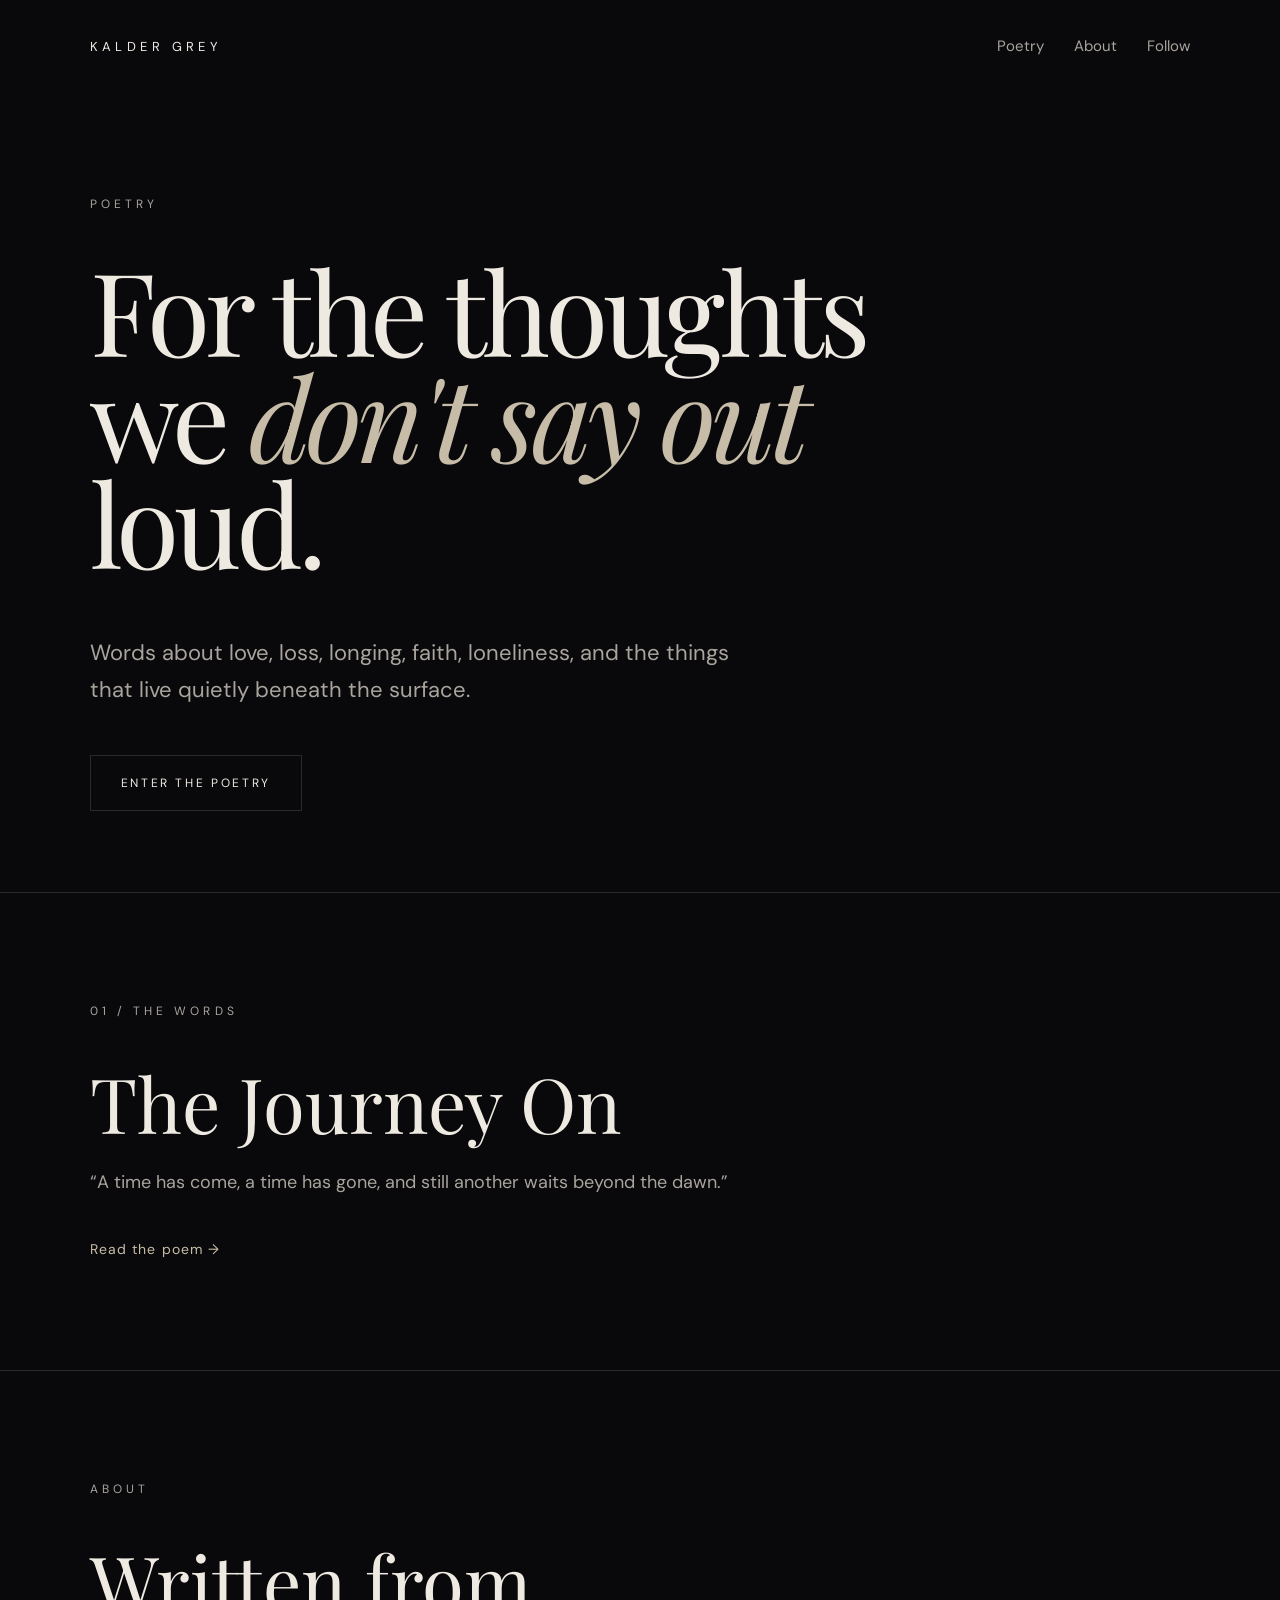
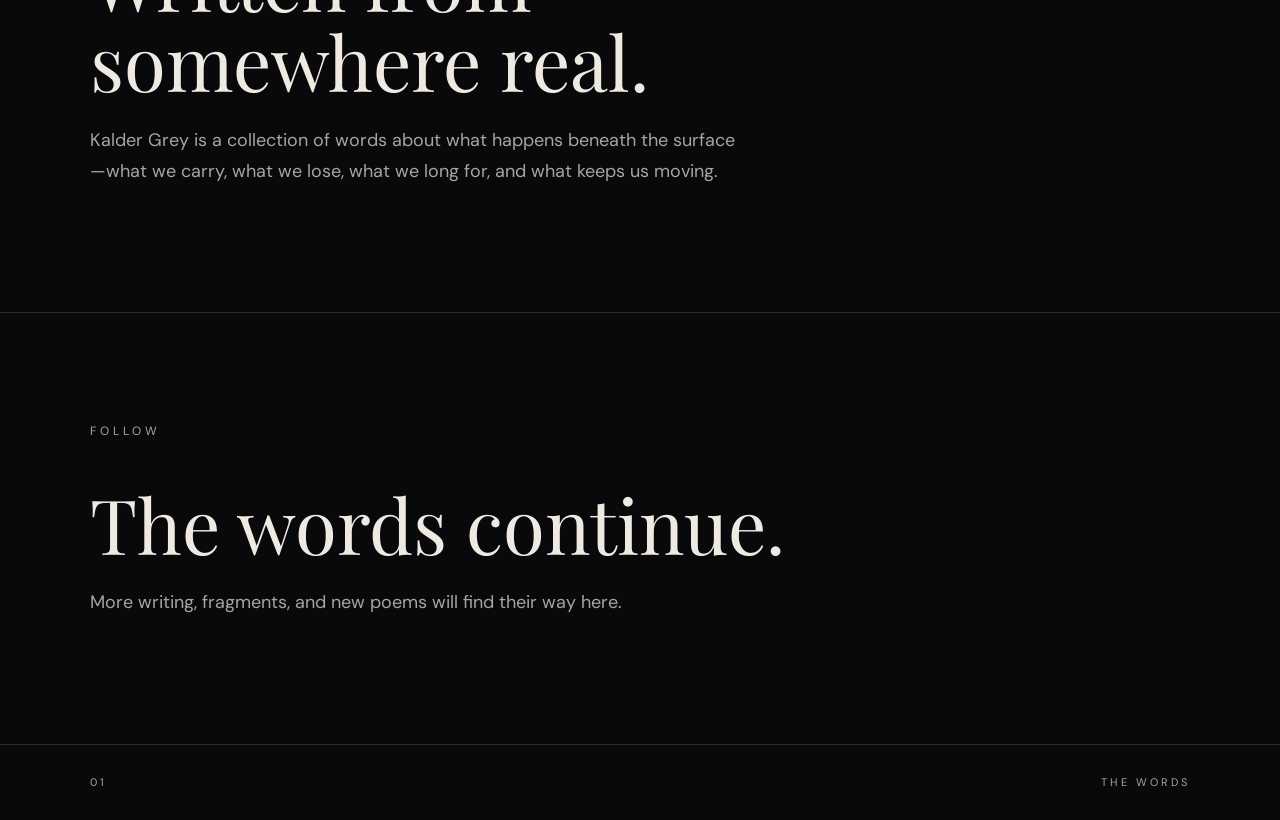
<file: index.html>
<!DOCTYPE html>
<html lang="en">
<head>
  <meta charset="UTF-8">
  <meta name="viewport" content="width=device-width, initial-scale=1.0">
  <meta name="description" content="Kalder Grey — poetry for the thoughts we don't say out loud.">
  <title>Kalder Grey — Poetry</title>
  <link rel="stylesheet" href="styles.css">
</head>
<body>
  <header class="site-header">
    <a class="brand" href="index.html">KALDER GREY</a>
    <nav>
      <a href="poetry.html">Poetry</a>
      <a href="#about">About</a>
      <a href="#follow">Follow</a>
    </nav>
  </header>

  <main class="home">
    <section class="hero">
      <p class="eyebrow">POETRY</p>
      <h1>For the thoughts<br>we <em>don't say out</em><br>loud.</h1>
      <p class="intro">Words about love, loss, longing, faith, loneliness, and the things that live quietly beneath the surface.</p>
      <a class="button" href="poetry.html">ENTER THE POETRY</a>
    </section>

    <section class="home-feature">
      <p class="eyebrow">01 / THE WORDS</p>
      <h2>The Journey On</h2>
      <p>“A time has come, a time has gone, and still another waits beyond the dawn.”</p>
      <a class="text-link" href="poetry.html#the-journey-on">Read the poem →</a>
    </section>

    <section class="simple-section" id="about">
      <p class="eyebrow">ABOUT</p>
      <h2>Written from somewhere real.</h2>
      <p>Kalder Grey is a collection of words about what happens beneath the surface—what we carry, what we lose, what we long for, and what keeps us moving.</p>
    </section>

    <section class="simple-section" id="follow">
      <p class="eyebrow">FOLLOW</p>
      <h2>The words continue.</h2>
      <p>More writing, fragments, and new poems will find their way here.</p>
    </section>
  </main>

  <footer><span>01</span><span>THE WORDS</span></footer>
</body>
</html>
</file>
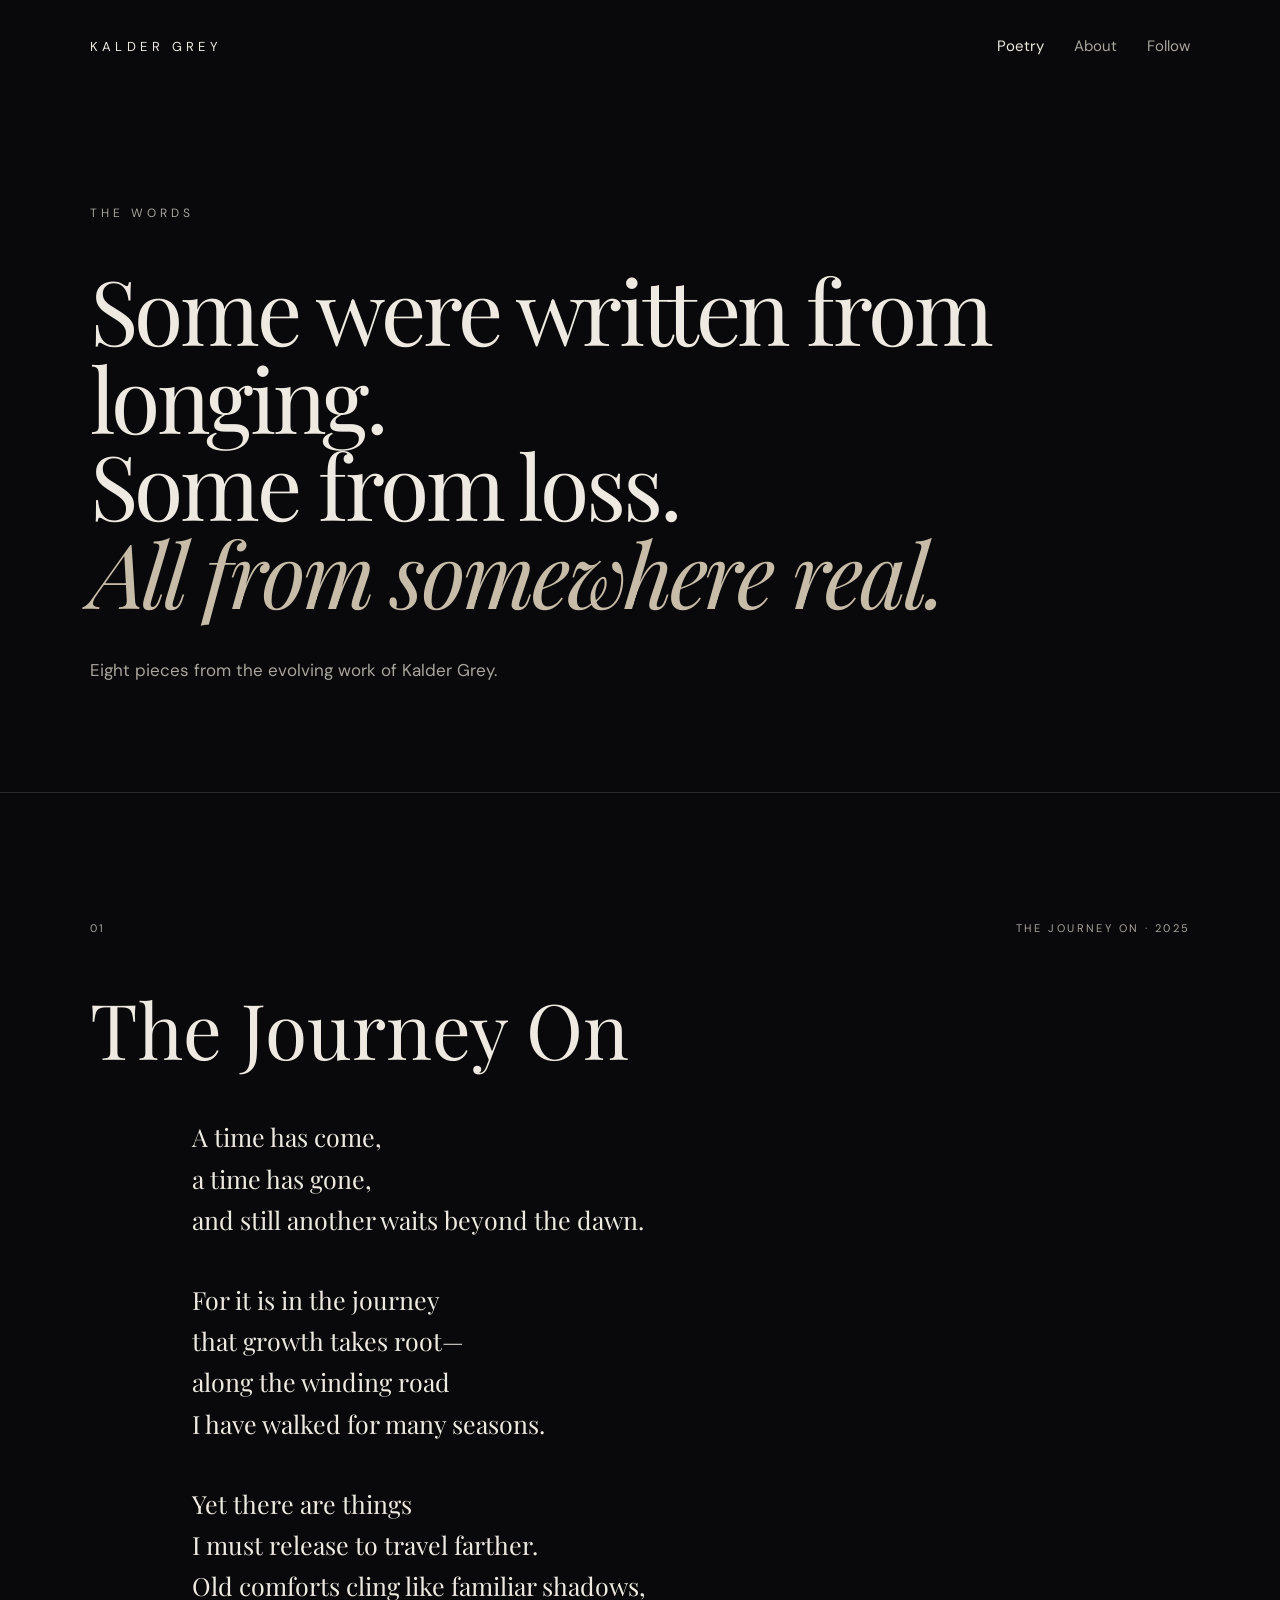
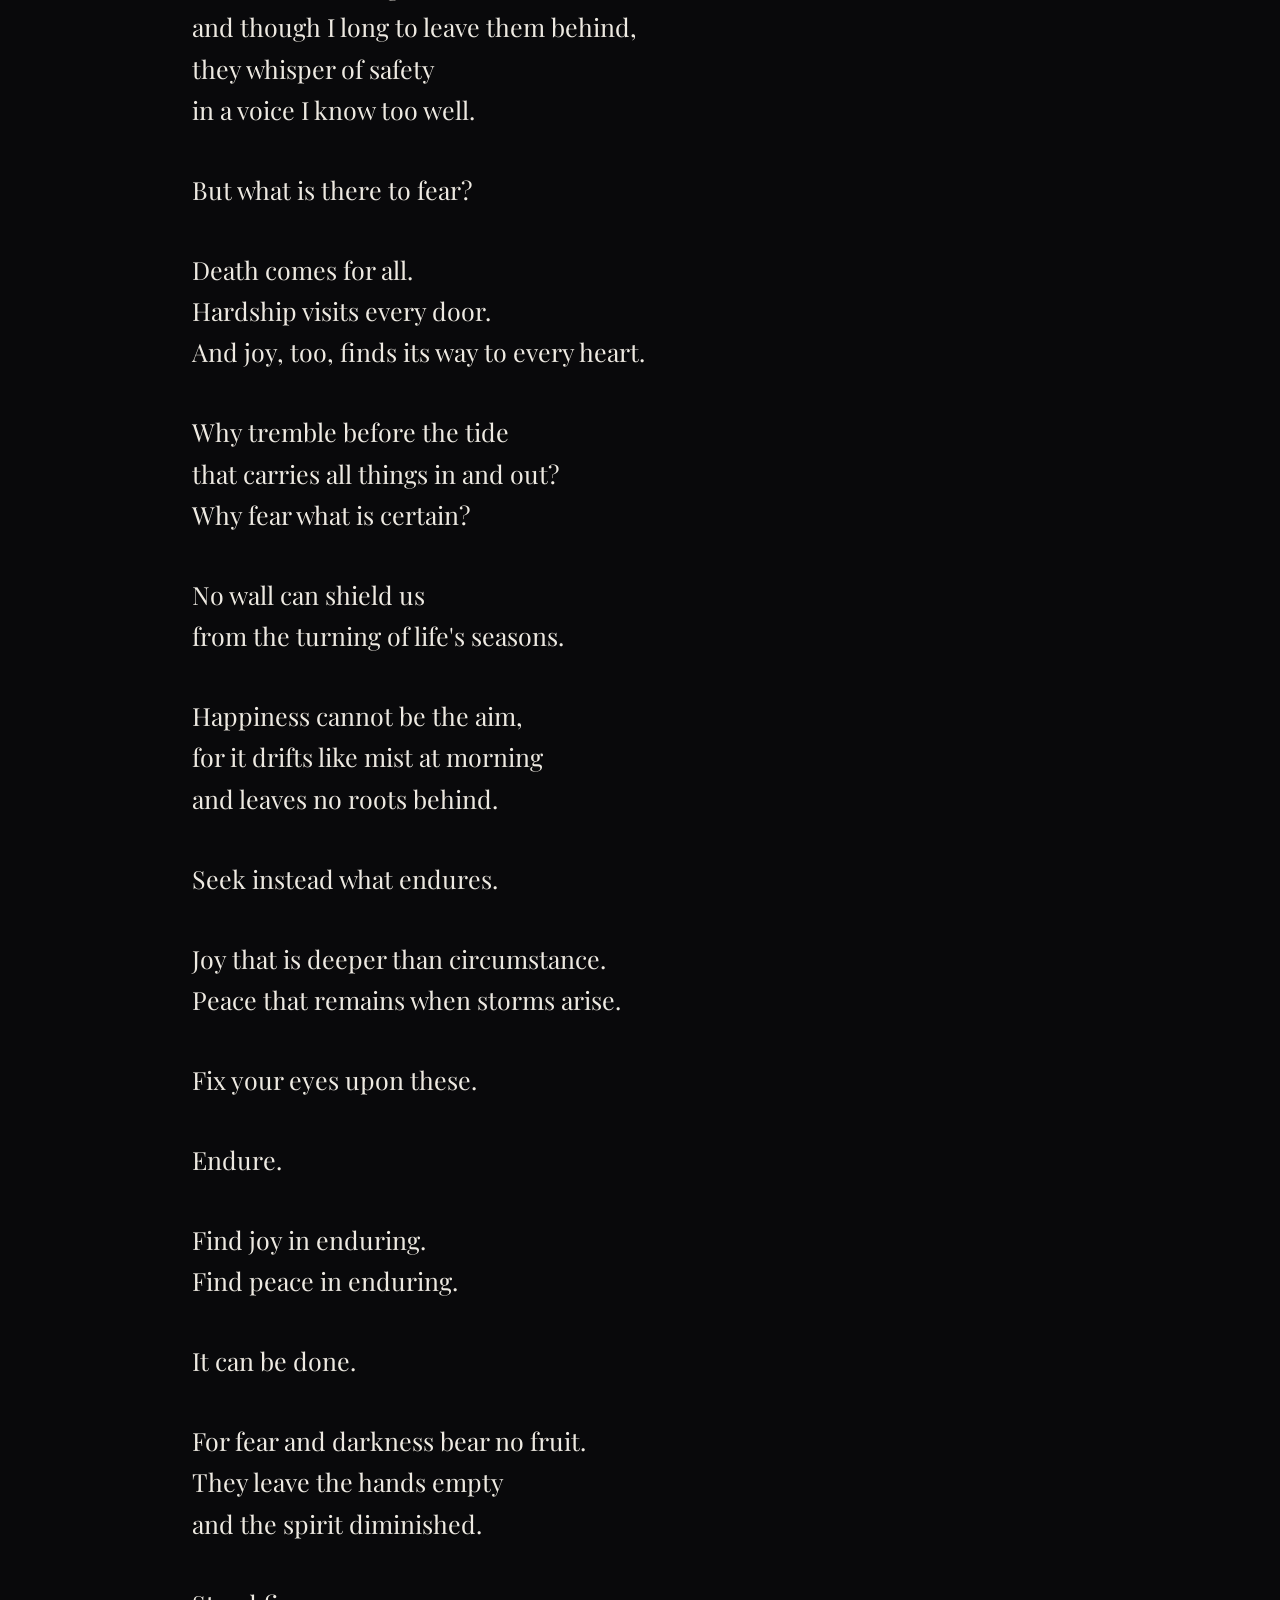
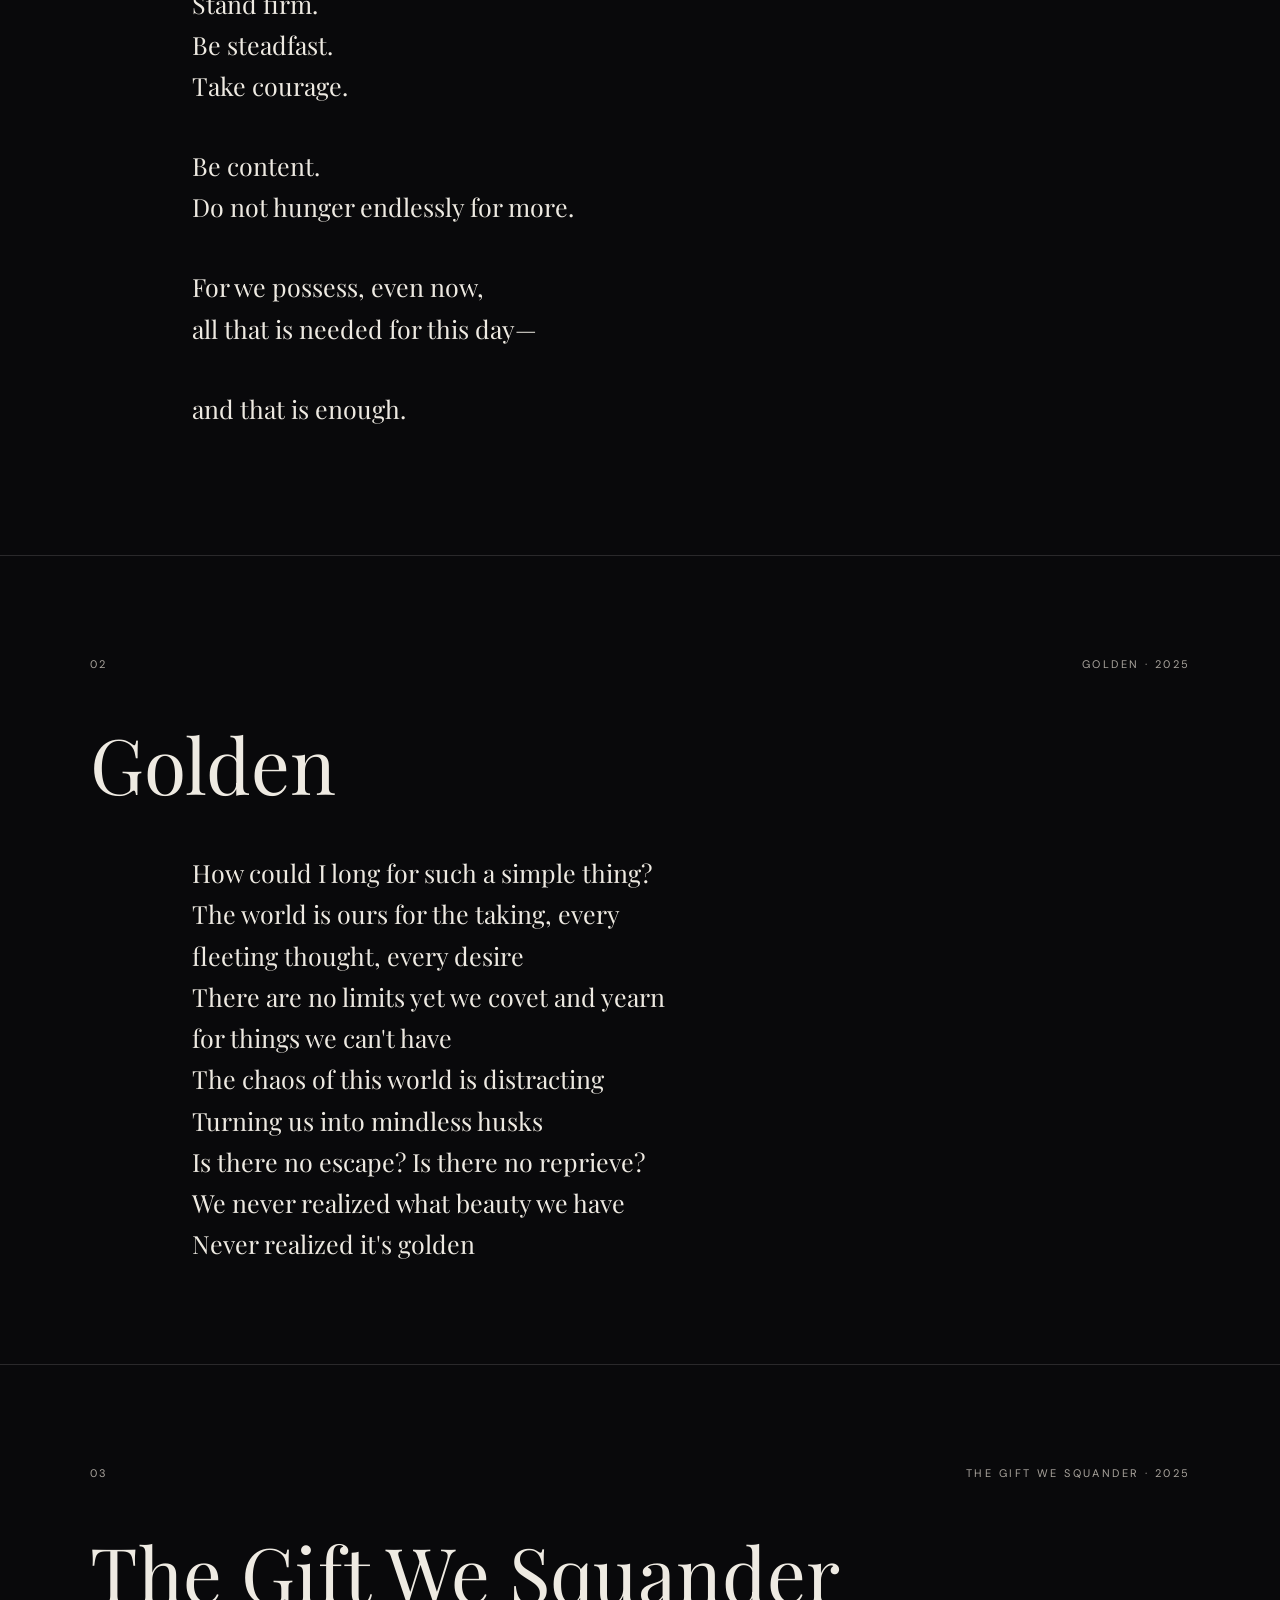
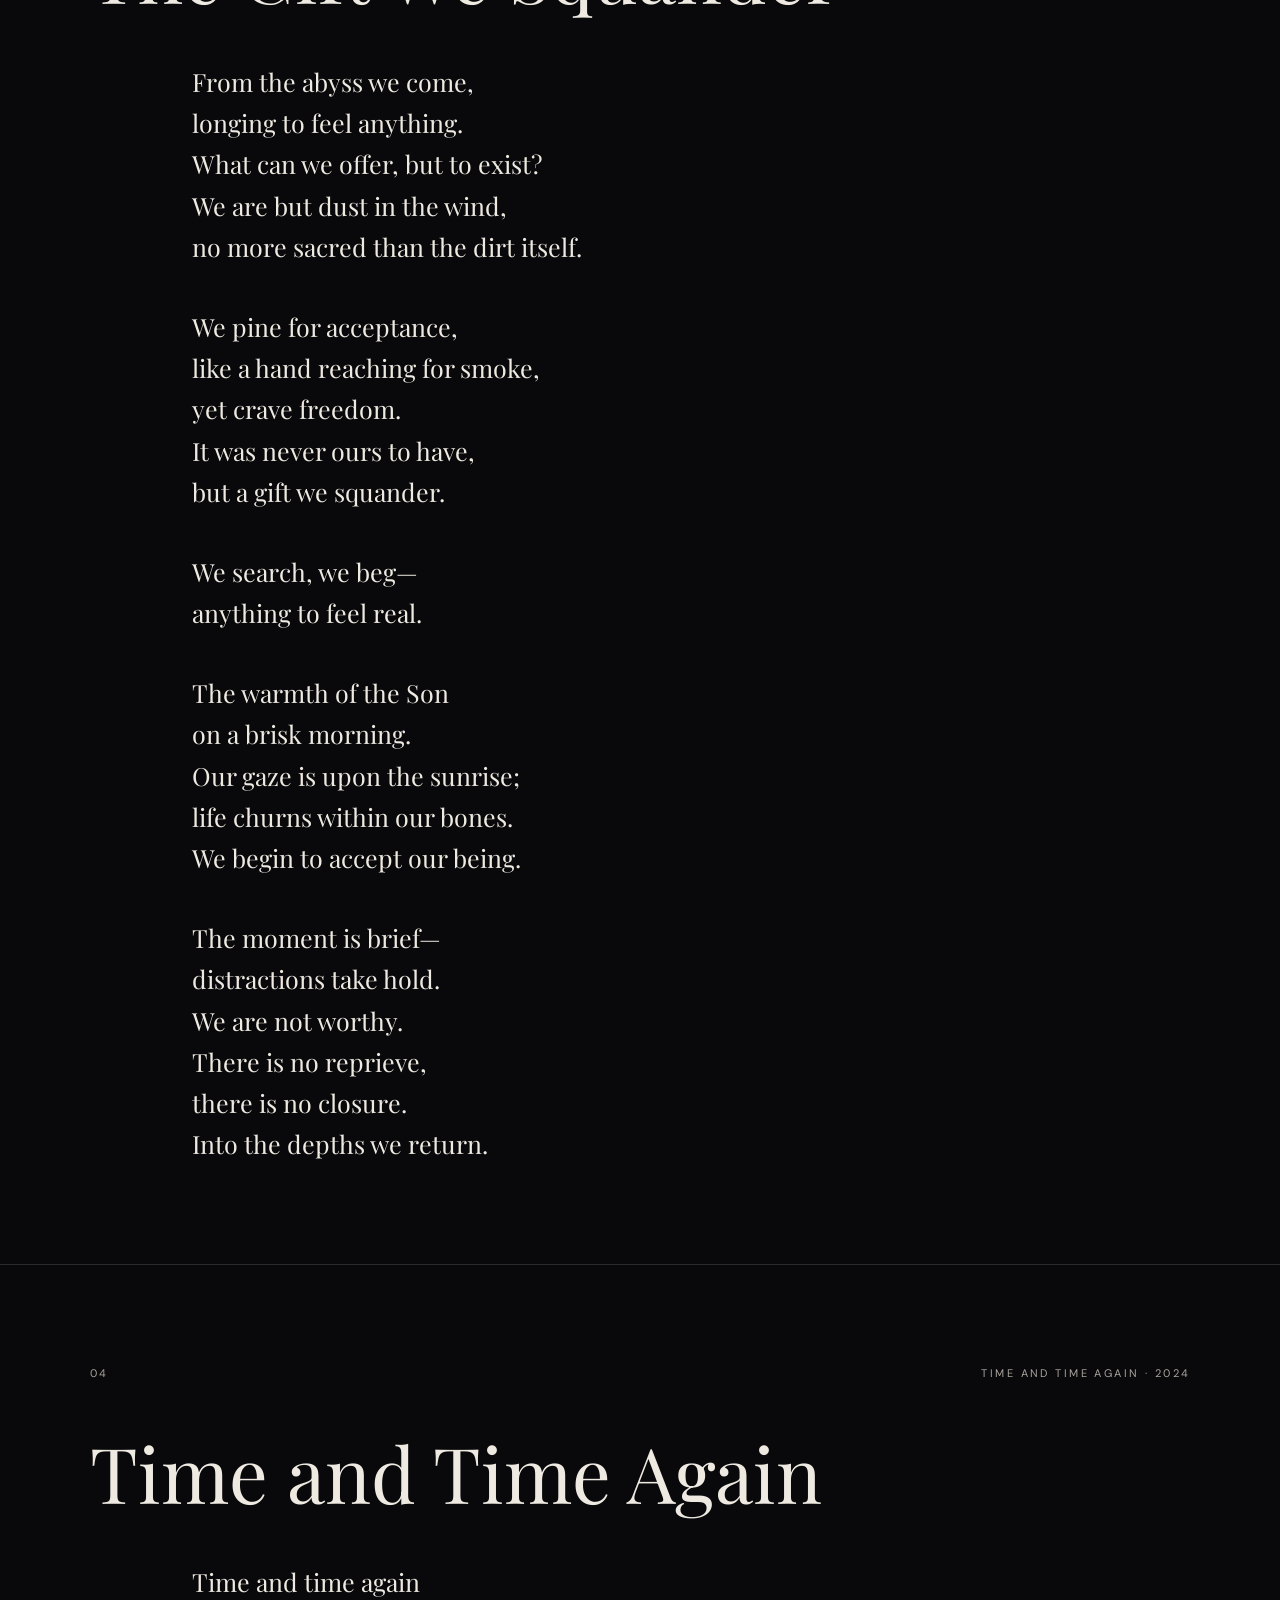
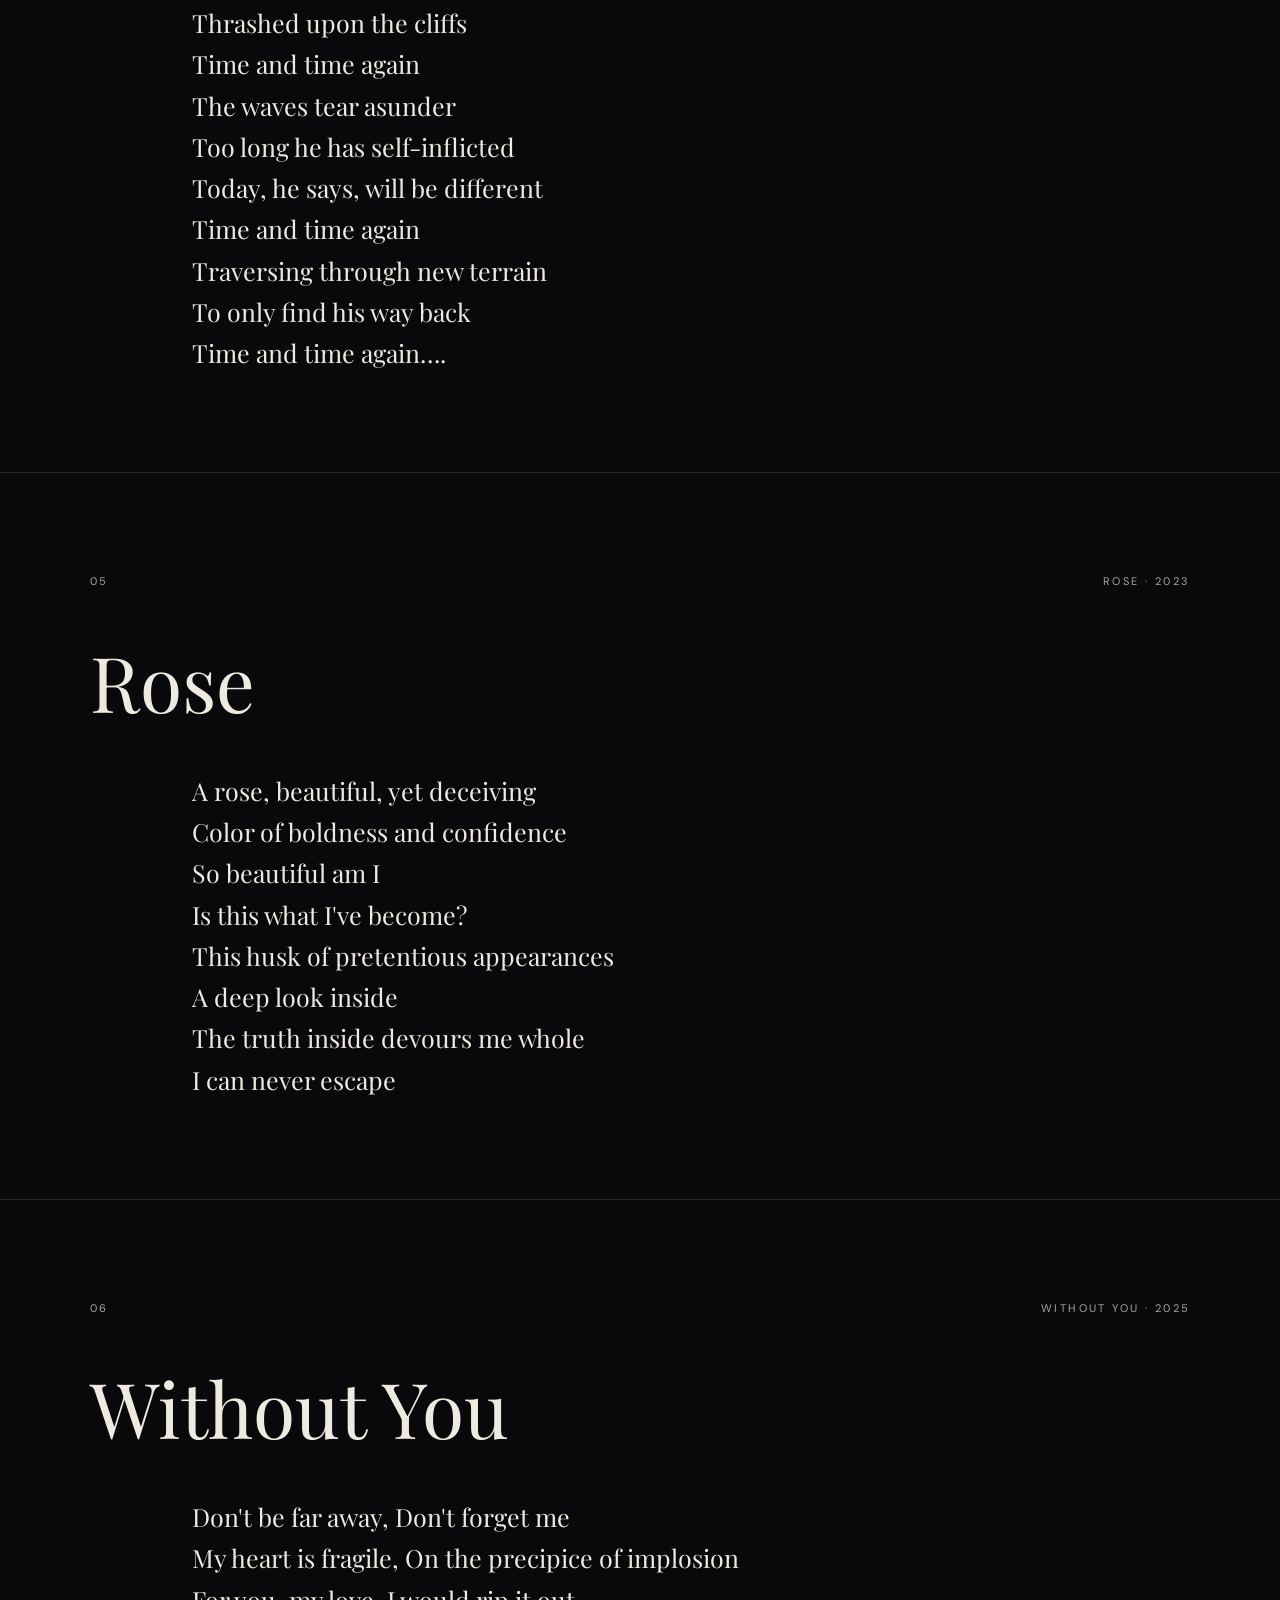
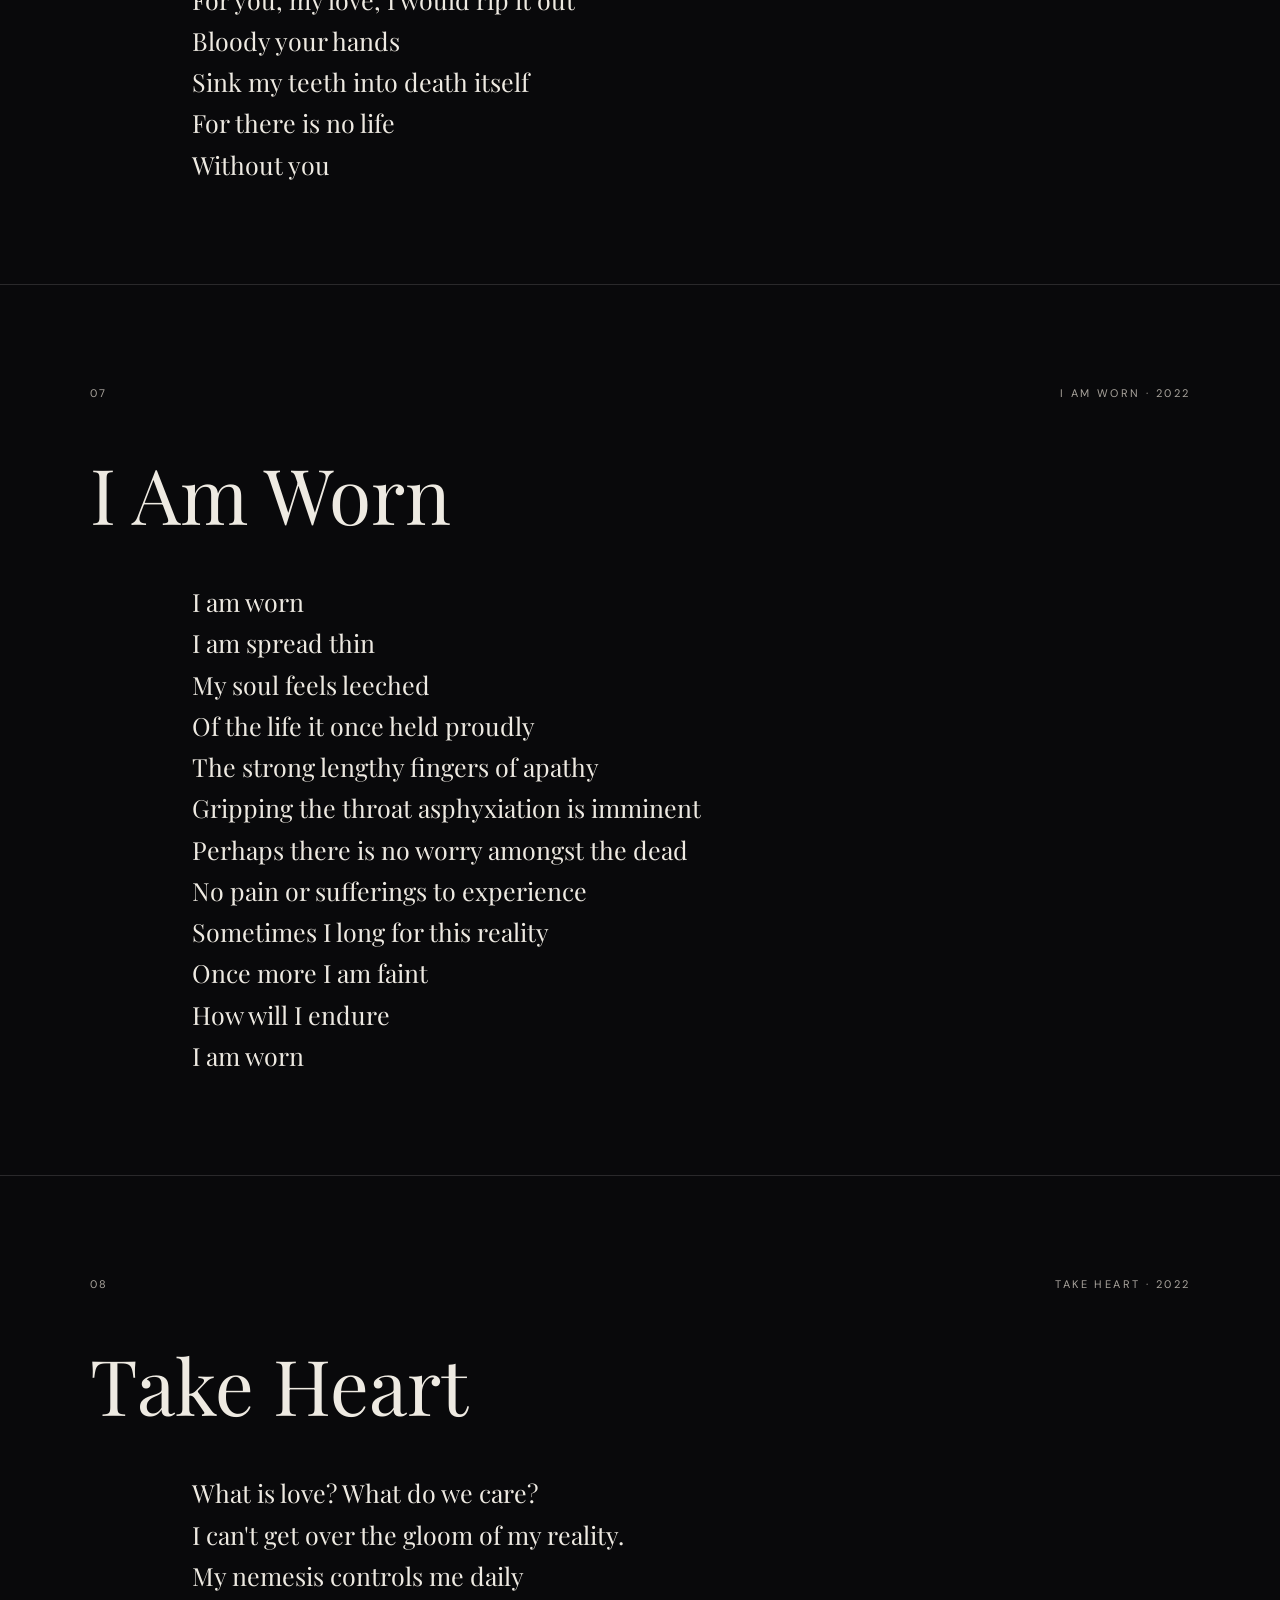
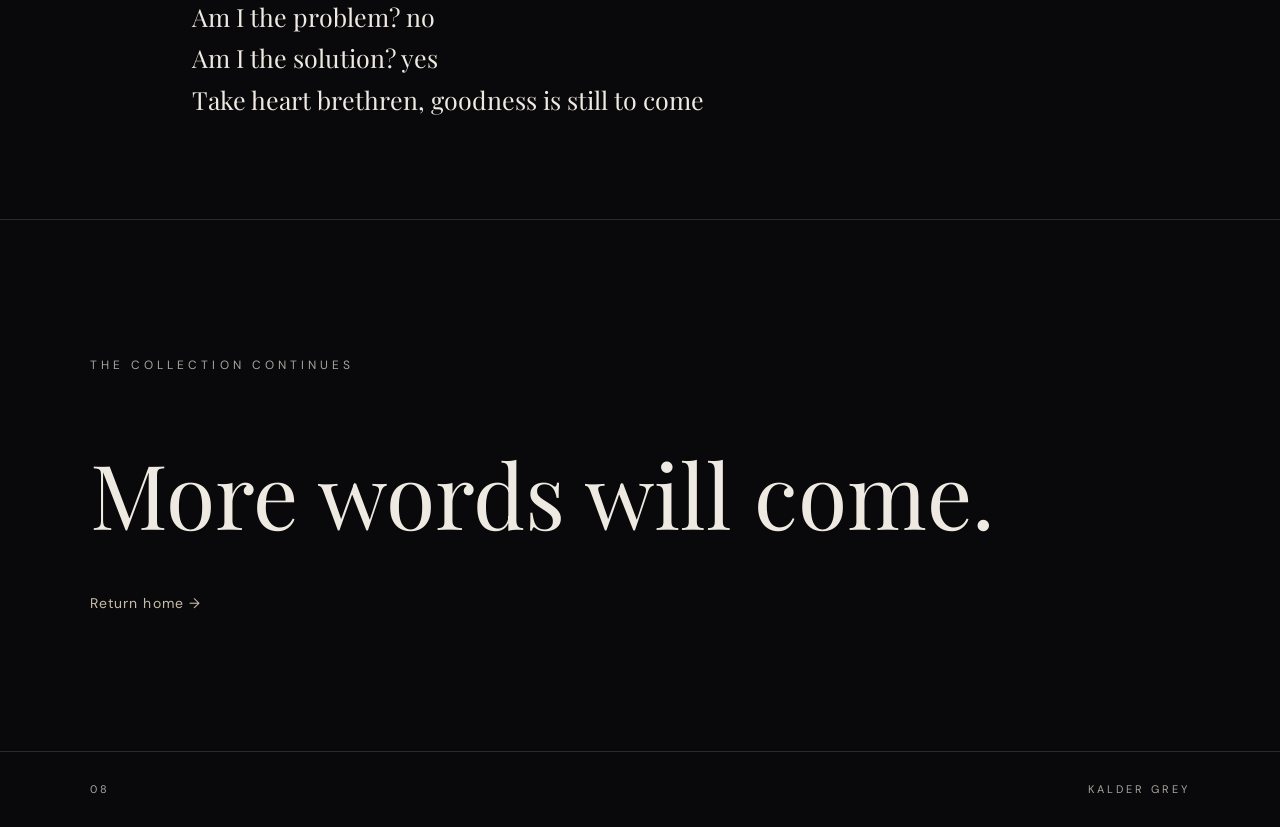
<file: poetry.html>
<!DOCTYPE html>
<html lang="en">
<head>
  <meta charset="UTF-8">
  <meta name="viewport" content="width=device-width, initial-scale=1.0">
  <meta name="description" content="The poetry of Kalder Grey.">
  <title>The Words — Kalder Grey</title>
  <link rel="stylesheet" href="styles.css">
</head>
<body>
  <header class="site-header">
    <a class="brand" href="index.html">KALDER GREY</a>
    <nav>
      <a class="active" href="poetry.html">Poetry</a>
      <a href="index.html#about">About</a>
      <a href="index.html#follow">Follow</a>
    </nav>
  </header>

  <main class="poetry-page">
    <section class="collection-intro">
      <p class="eyebrow">THE WORDS</p>
      <h1>Some were written from longing.<br>Some from loss.<br><em>All from somewhere real.</em></h1>
      <p>Eight pieces from the evolving work of Kalder Grey.</p>
    </section>

    <article class="poem featured" id="the-journey-on">
      <div class="poem-meta"><span>01</span><span>THE JOURNEY ON · 2025</span></div>
      <h2>The Journey On</h2>
      <div class="poem-body">
        <p>A time has come,<br>a time has gone,<br>and still another waits beyond the dawn.</p>
        <p>For it is in the journey<br>that growth takes root—<br>along the winding road<br>I have walked for many seasons.</p>
        <p>Yet there are things<br>I must release to travel farther.<br>Old comforts cling like familiar shadows,<br>and though I long to leave them behind,<br>they whisper of safety<br>in a voice I know too well.</p>
        <p>But what is there to fear?</p>
        <p>Death comes for all.<br>Hardship visits every door.<br>And joy, too, finds its way to every heart.</p>
        <p>Why tremble before the tide<br>that carries all things in and out?<br>Why fear what is certain?</p>
        <p>No wall can shield us<br>from the turning of life's seasons.</p>
        <p>Happiness cannot be the aim,<br>for it drifts like mist at morning<br>and leaves no roots behind.</p>
        <p>Seek instead what endures.</p>
        <p>Joy that is deeper than circumstance.<br>Peace that remains when storms arise.</p>
        <p>Fix your eyes upon these.</p>
        <p>Endure.</p>
        <p>Find joy in enduring.<br>Find peace in enduring.</p>
        <p>It can be done.</p>
        <p>For fear and darkness bear no fruit.<br>They leave the hands empty<br>and the spirit diminished.</p>
        <p>Stand firm.<br>Be steadfast.<br>Take courage.</p>
        <p>Be content.<br>Do not hunger endlessly for more.</p>
        <p>For we possess, even now,<br>all that is needed for this day—</p>
        <p>and that is enough.</p>
      </div>
    </article>

    <article class="poem" id="golden">
      <div class="poem-meta"><span>02</span><span>GOLDEN · 2025</span></div>
      <h2>Golden</h2>
      <div class="poem-body">
        <p>How could I long for such a simple thing?<br>The world is ours for the taking, every<br>fleeting thought, every desire<br>There are no limits yet we covet and yearn<br>for things we can't have<br>The chaos of this world is distracting<br>Turning us into mindless husks<br>Is there no escape? Is there no reprieve?<br>We never realized what beauty we have<br>Never realized it's golden</p>
      </div>
    </article>

    <article class="poem" id="the-gift-we-squander">
      <div class="poem-meta"><span>03</span><span>THE GIFT WE SQUANDER · 2025</span></div>
      <h2>The Gift We Squander</h2>
      <div class="poem-body">
        <p>From the abyss we come,<br>longing to feel anything.<br>What can we offer, but to exist?<br>We are but dust in the wind,<br>no more sacred than the dirt itself.</p>
        <p>We pine for acceptance,<br>like a hand reaching for smoke,<br>yet crave freedom.<br>It was never ours to have,<br>but a gift we squander.</p>
        <p>We search, we beg—<br>anything to feel real.</p>
        <p>The warmth of the Son<br>on a brisk morning.<br>Our gaze is upon the sunrise;<br>life churns within our bones.<br>We begin to accept our being.</p>
        <p>The moment is brief—<br>distractions take hold.<br>We are not worthy.<br>There is no reprieve,<br>there is no closure.<br>Into the depths we return.</p>
      </div>
    </article>

    <article class="poem" id="time-and-time-again">
      <div class="poem-meta"><span>04</span><span>TIME AND TIME AGAIN · 2024</span></div>
      <h2>Time and Time Again</h2>
      <div class="poem-body">
        <p>Time and time again<br>Thrashed upon the cliffs<br>Time and time again<br>The waves tear asunder<br>Too long he has self-inflicted<br>Today, he says, will be different<br>Time and time again<br>Traversing through new terrain<br>To only find his way back<br>Time and time again….</p>
      </div>
    </article>

    <article class="poem" id="rose">
      <div class="poem-meta"><span>05</span><span>ROSE · 2023</span></div>
      <h2>Rose</h2>
      <div class="poem-body">
        <p>A rose, beautiful, yet deceiving<br>Color of boldness and confidence<br>So beautiful am I<br>Is this what I've become?<br>This husk of pretentious appearances<br>A deep look inside<br>The truth inside devours me whole<br>I can never escape</p>
      </div>
    </article>

    <article class="poem" id="without-you">
      <div class="poem-meta"><span>06</span><span>WITHOUT YOU · 2025</span></div>
      <h2>Without You</h2>
      <div class="poem-body">
        <p>Don't be far away, Don't forget me<br>My heart is fragile, On the precipice of implosion<br>For you, my love, I would rip it out<br>Bloody your hands<br>Sink my teeth into death itself<br>For there is no life<br>Without you</p>
      </div>
    </article>

    <article class="poem" id="i-am-worn">
      <div class="poem-meta"><span>07</span><span>I AM WORN · 2022</span></div>
      <h2>I Am Worn</h2>
      <div class="poem-body">
        <p>I am worn<br>I am spread thin<br>My soul feels leeched<br>Of the life it once held proudly<br>The strong lengthy fingers of apathy<br>Gripping the throat asphyxiation is imminent<br>Perhaps there is no worry amongst the dead<br>No pain or sufferings to experience<br>Sometimes I long for this reality<br>Once more I am faint<br>How will I endure<br>I am worn</p>
      </div>
    </article>

    <article class="poem" id="take-heart">
      <div class="poem-meta"><span>08</span><span>TAKE HEART · 2022</span></div>
      <h2>Take Heart</h2>
      <div class="poem-body">
        <p>What is love? What do we care?<br>I can't get over the gloom of my reality.<br>My nemesis controls me daily<br>Am I the problem? no<br>Am I the solution? yes<br>Take heart brethren, goodness is still to come</p>
      </div>
    </article>

    <section class="closing">
      <p class="eyebrow">THE COLLECTION CONTINUES</p>
      <h2>More words will come.</h2>
      <a class="text-link" href="index.html">Return home →</a>
    </section>
  </main>

  <footer><span>08</span><span>KALDER GREY</span></footer>
</body>
</html>
</file>
<file: styles.css>
@import url('https://fonts.googleapis.com/css2?family=DM+Sans:wght@400;500&family=Playfair+Display:ital,wght@0,400;0,500;1,400;1,500&display=swap');

:root {
  --bg: #09090b;
  --text: #eeeae2;
  --muted: #a9a49d;
  --line: #2a292b;
  --accent: #c7bca8;
}

* { box-sizing: border-box; }
html { scroll-behavior: smooth; }
body {
  margin: 0;
  background: var(--bg);
  color: var(--text);
  font-family: "DM Sans", Arial, sans-serif;
  line-height: 1.7;
}
a { color: inherit; text-decoration: none; }

.site-header {
  display: flex;
  align-items: center;
  justify-content: space-between;
  padding: 34px 7vw;
  border-bottom: 1px solid transparent;
}
.brand {
  font-size: 13px;
  letter-spacing: .34em;
  white-space: nowrap;
}
nav { display: flex; gap: 30px; }
nav a {
  color: var(--muted);
  font-size: 15px;
  transition: color .2s ease;
}
nav a:hover, nav a.active { color: var(--text); }

.home, .poetry-page { overflow: hidden; }

.hero {
  min-height: 79vh;
  padding: 11vh 7vw 9vh;
  display: flex;
  flex-direction: column;
  align-items: flex-start;
}
.eyebrow {
  margin: 0 0 42px;
  color: var(--muted);
  font-size: 12px;
  letter-spacing: .34em;
  text-transform: uppercase;
}
.hero h1 {
  max-width: 900px;
  margin: 0;
  font-family: "Playfair Display", Georgia, serif;
  font-size: clamp(60px, 9vw, 128px);
  font-weight: 400;
  line-height: .92;
  letter-spacing: -.045em;
}
.hero h1 em, .collection-intro h1 em {
  color: var(--accent);
  font-weight: 400;
}
.intro {
  max-width: 680px;
  margin: 60px 0 46px;
  color: var(--muted);
  font-size: clamp(17px, 2vw, 22px);
  line-height: 1.7;
}
.button {
  border: 1px solid var(--line);
  padding: 17px 30px;
  font-size: 12px;
  letter-spacing: .22em;
  transition: border-color .2s ease, background .2s ease;
}
.button:hover { border-color: var(--muted); background: #101012; }

.home-feature, .simple-section {
  border-top: 1px solid var(--line);
  padding: 12vh 7vw;
}
.home-feature h2, .simple-section h2 {
  max-width: 850px;
  margin: 0 0 24px;
  font-family: "Playfair Display", Georgia, serif;
  font-size: clamp(42px, 6vw, 76px);
  font-weight: 400;
  line-height: 1.05;
}
.home-feature > p:not(.eyebrow), .simple-section > p:not(.eyebrow) {
  max-width: 650px;
  color: var(--muted);
  font-size: 18px;
}
.text-link {
  display: inline-block;
  margin-top: 22px;
  color: var(--accent);
  font-size: 14px;
  letter-spacing: .08em;
}

.collection-intro {
  padding: 12vh 7vw 10vh;
  border-bottom: 1px solid var(--line);
}
.collection-intro h1 {
  max-width: 1000px;
  margin: 0 0 40px;
  font-family: "Playfair Display", Georgia, serif;
  font-size: clamp(50px, 7vw, 100px);
  font-weight: 400;
  line-height: .98;
  letter-spacing: -.035em;
}
.collection-intro > p:last-child { color: var(--muted); font-size: 17px; }

.poem {
  padding: 11vh 7vw;
  border-bottom: 1px solid var(--line);
}
.poem.featured { padding-top: 14vh; padding-bottom: 14vh; }
.poem-meta {
  display: flex;
  justify-content: space-between;
  gap: 20px;
  color: var(--muted);
  font-size: 11px;
  letter-spacing: .22em;
  text-transform: uppercase;
  margin-bottom: 50px;
}
.poem h2 {
  margin: 0 0 48px;
  font-family: "Playfair Display", Georgia, serif;
  font-size: clamp(42px, 6vw, 78px);
  font-weight: 400;
  line-height: 1.05;
}
.poem-body {
  max-width: 760px;
  margin-left: 8vw;
  font-family: "Playfair Display", Georgia, serif;
  font-size: clamp(18px, 2vw, 25px);
  line-height: 1.65;
}
.poem-body p { margin: 0 0 1.55em; }
.poem-body p:last-child { margin-bottom: 0; }

.closing {
  padding: 15vh 7vw;
}
.closing h2 {
  margin: 0;
  font-family: "Playfair Display", Georgia, serif;
  font-size: clamp(46px, 7vw, 92px);
  font-weight: 400;
}

footer {
  border-top: 1px solid var(--line);
  padding: 28px 7vw;
  display: flex;
  justify-content: space-between;
  color: var(--muted);
  font-size: 11px;
  letter-spacing: .28em;
}

@media (max-width: 700px) {
  .site-header { padding: 28px 6vw; }
  nav { gap: 16px; }
  nav a { font-size: 13px; }
  .hero { padding: 10vh 7vw 8vh; min-height: 78vh; }
  .hero h1 { font-size: clamp(52px, 14vw, 82px); }
  .intro { margin-top: 48px; }
  .poem-meta { flex-direction: column; gap: 8px; }
  .poem-body { margin-left: 0; }
  .collection-intro h1 { font-size: clamp(45px, 12vw, 70px); }
}
</file>
